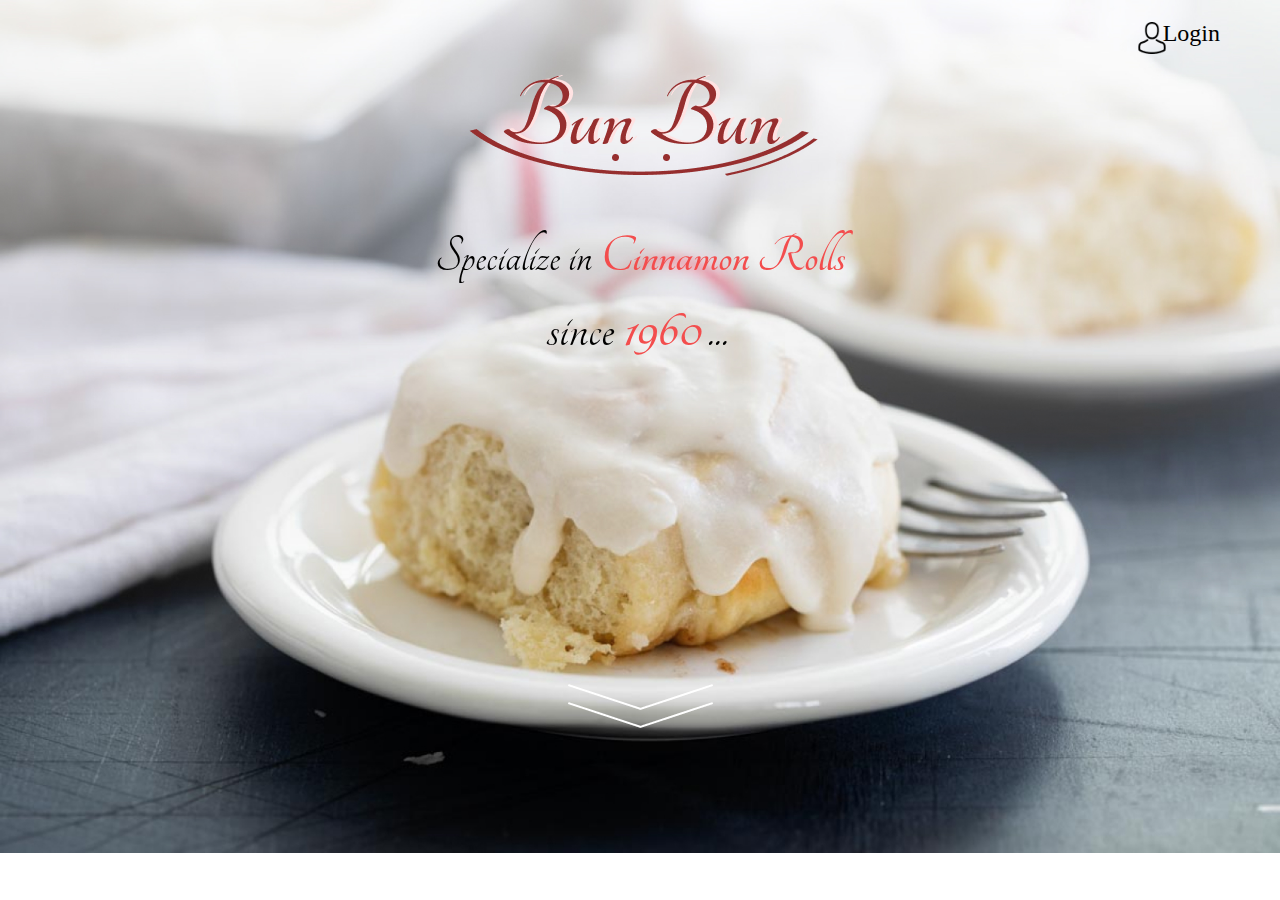
<file: homework_5/website/index.html>
<!DOCTYPE html>
<html>
<head>
    <title>Bun Bun Home</title>
    <!-- styles -->
    <link rel="stylesheet" type="text/css" href="home.css">
    <!-- fonts -->
    <link href="https://fonts.googleapis.com/css?family=Tangerine" rel="stylesheet">
</head>

<body>
    <!-- title -->
    <div style="text-align:center;">
        <img src='Bun Bun.png' />
    </div>
    <!-- description -->
    <div class="T_54">
        <div class='T_54b'>Specialize in</div>
        <div class='T_54r'>Cinnamon Rolls</div>
    </div>
    <div class="T_64">
        <div class='T_64b'>since</div>
        <div class='T_64r'>1960</div>
        <div class='T_64b'>...</div>
    </div>
    <!-- home arrow -->
    <div class="homeArrow">
        <!-- link to product page -->
        <a href="product.html">
            <img src='arrow1.png' style="max-width: 150px;" />
        </a>
    </div>
    <!-- user login -->
    <div class="userLogin">
        <img src='user.png' class="user" />
        <div class='login'>Login</div>
    </div>
</body>

</html>
</file>
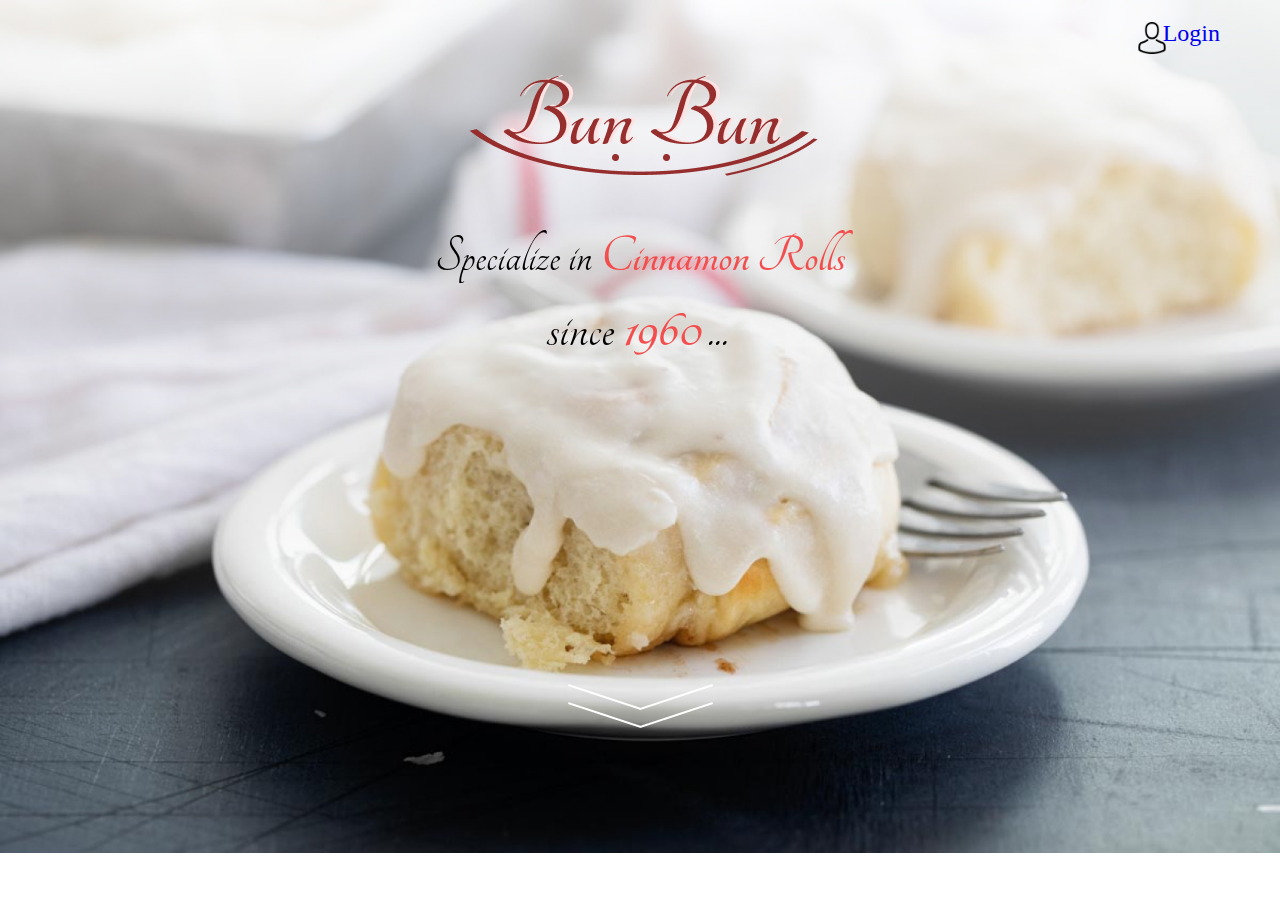
<file: homework_6a/website/index.html>
<!DOCTYPE html>
<html>
<head>
    <title>Bun Bun Home</title>
    <!-- styles -->
    <link rel="stylesheet" type="text/css" href="home.css">
    <!-- fonts -->
    <link href="https://fonts.googleapis.com/css?family=Tangerine" rel="stylesheet">
</head>

<body>
    <!-- title -->
    <div style="text-align:center;">
        <img src='Bun Bun.png' />
    </div>
    <!-- description -->
    <div class="T_54">
        <div class='T_54b'>Specialize in</div>
        <div class='T_54r'>Cinnamon Rolls</div>
    </div>
    <div class="T_64">
        <div class='T_64b'>since</div>
        <div class='T_64r'>1960</div>
        <div class='T_64b'>...</div>
    </div>
    <!-- home arrow -->
    <div class="homeArrow">
        <!-- link to product page -->
        <a href="product.html">
            <img src='arrow1.png' style="max-width: 150px;" />
        </a>
    </div>
    <!-- user login -->
    <div class="userLogin">
        <a href="order track.html">
            <img src='user.png' class="user" />
            <div class='login'>Login</div>
        </a>
    </div>
</body>

</html>
</file>
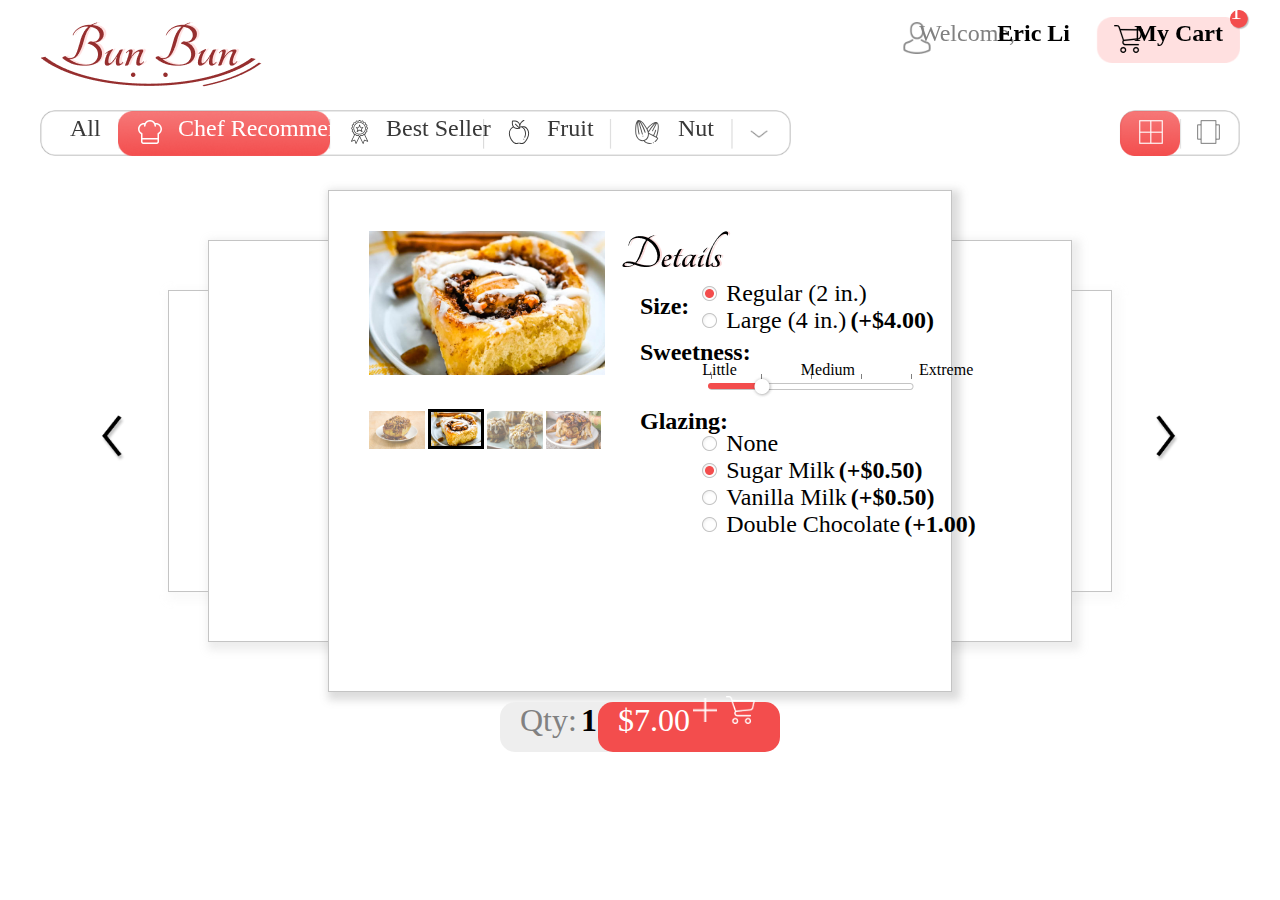
<file: homework_5/website/product detail.html>
<!DOCTYPE html>
<html>
<head>
    <title>Bun Bun Product Detail</title>
    <!-- styles -->
    <link rel="stylesheet" type="text/css" href="product detail.css">
    <!-- fonts -->
    <link href="https://fonts.googleapis.com/css?family=Tangerine" rel="stylesheet">
</head>

<body>
    <!-- home logo -->
    <div class="logo">
        <img src="Bun Bun_small.png" />
    </div>
    <!-- user account -->
    <div class="userLogin">
        <img src="user_grey.png" />
        <div id="welcome">Welcome,</div>
        <div id="name">Eric Li</div>
    </div>
    <!-- my cart -->
    <div class="myCart">
        <img src="Rectangle1.png" id="rec1"/>
        <img src="Cart.svg" id="cart" />
        <div id="text1">My Cart</div>
    </div>
    <div class="numItem">
        <img src="Circle1.png"/>
        <div id="numItem">1</div>
    </div>
    <!-- navigation bar -->
    <div class="navBar">
        <img src="navBar.png" id="rec2" />
        <img src="currBar.png" id="rec3" />
        <div class="all">All</div>
        <div class="chef">
            <img src="chef.svg" />
            <div id="text2">Chef Recommend</div>
        </div>
        <div class="best">
            <img src="best.svg" />
            <div id="text3">Best Seller</div>
        </div>
        <div class="fruit">
            <img src="fruit.svg" />
            <div id="text4">Fruit</div>
        </div>
        <div class="nut">
            <img src="nut.svg" />
            <div id="text5">Nut</div>
        </div>
        <div class="more">
            <img src="arrow2.png" />
        </div>
    </div>
    <!-- view mode -->
    <div class="viewMode">
        <img src="viewMode.png" id="rec4" />
        <img src="currMode.png" id="rec5" />
        <img src="gallery.svg" id="gallery" />
        <img src="album.svg" id="album" />
    </div>
    <!-- bottom page -->
    <div class="bottom"></div>
    <!-- middle page -->
    <div class="middle"></div>
    <!-- top page -->
    <div class="top1">
        <!-- item picture -->
        <img src="walnut.jpg" id="walnut1">
        <div class="photo">
            <img src="walnut1.jpg" id="photo1">
            <img src="walnut2.jpg" id="photo2">
            <img src="walnut3.jpg" id="photo3">
            <img src="walnut4.jpg" id="photo4">
        </div>
    </div>
    <div class="top2">
        <!-- item details -->
        <img src="details.png" id="details">
        <!-- size -->
        <div id="size">Size:</div>
        <div class="regular">
            <img src="selected.png">
            <div id="regular">Regular (2 in.)</div>
        </div>
        <div class="large">
            <img src="unselected.png">
            <div id="large">Large (4 in.)</div>
            <div id="largeMon">(+$4.00)</div>
        </div>
        <!-- sweetness -->
        <div id="sweetness">Sweetness:</div>
        <div class="scaleLabel">
            <div id="little">Little</div>
            <div id="medium">Medium</div>
            <div id="extreme">Extreme</div>
        </div>
        <img src="scale.png" class="scale">
        <div class="scaleBar"></div>
        <img src="scaleButton.png" class="scaleButton">
        <!-- glazing -->
        <div id="glazing">Glazing:</div>
        <div class="none">
            <img src="unselected.png">
            <div id="none">None</div>
        </div>
        <div class="sugar">
            <img src="selected.png">
            <div id="sugar">Sugar Milk</div>
            <div id="sugarMon">(+$0.50)</div>
        </div>
        <div class="vanilla">
            <img src="unselected.png">
            <div id="vanilla">Vanilla Milk</div>
            <div id="vanillaMon">(+$0.50)</div>
        </div>
        <div class="choco">
            <img src="unselected.png">
            <div id="choco">Double Chocolate</div>
            <div id="chocoMon">(+1.00)</div>
        </div>
    </div>
    <!-- select quantity and add to cart -->
    <div class="quantity">
        <div id="qty">Qty:</div>
        <div id="num">1</div>
        <img src="arrow3.png" id="showQty">
    </div>
    <div class="addCart">
        <div id="cost">$7.00</div>
        <img src="add.png" id="add">
        <img src="cart.png" id="cart">
    </div>
    <!-- turn page -->
    <div class="leftArrow"><img src="leftArrow.png"></div>
    <div class="rightArrow"><img src="rightArrow.png"></div>


</body>

</html>
</file>
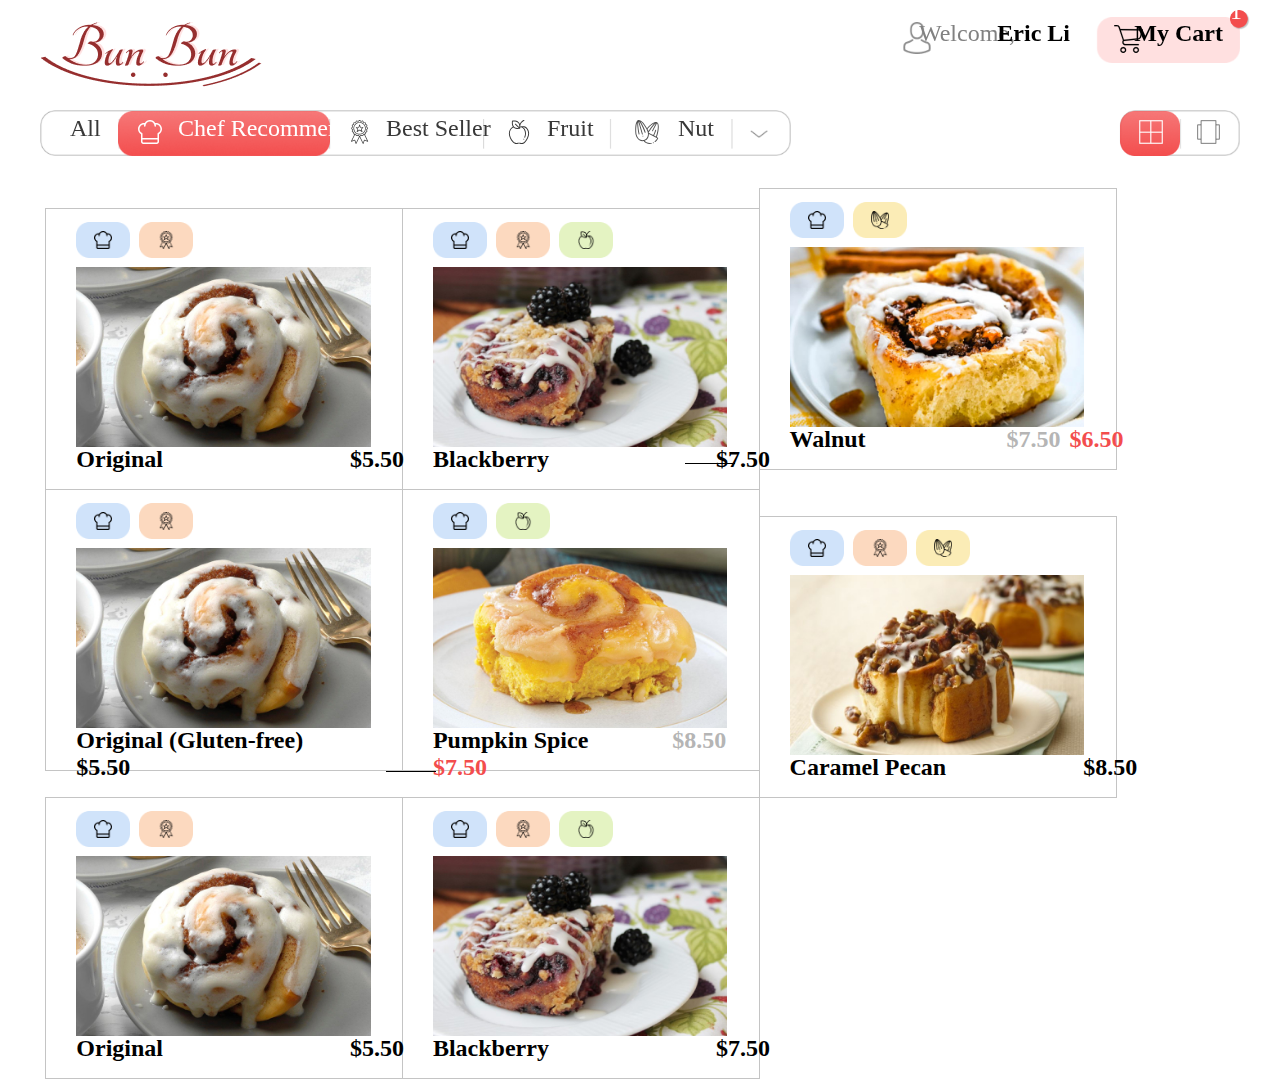
<file: homework_5/website/product.html>
<!DOCTYPE html>
<html>
<head>
    <title>Bun Bun Product</title>
    <!-- styles -->
    <link rel="stylesheet" type="text/css" href="product.css">
    <!-- fonts -->
    <link href="https://fonts.googleapis.com/css?family=Tangerine" rel="stylesheet">
</head>

<body>
    <!-- items -->
    <div class="item">
        <div class="original">
            <img src="chef_tag.png" id="chef1">
            <img src="best_tag.png" id="best1">
            <img src="original.jpg" id="img1">
            <div id="name1">Original</div>
            <div id="price1">$5.50</div>
        </div>
        <div class="blackberry">
            <img src="chef_tag.png" id="chef2">
            <img src="best_tag.png" id="best2">
            <img src="fruit_tag.png" id="fruit1">
            <img src="blackberry.jpg" id="img2">
            <div id="name2">Blackberry</div>
            <div id="price2">$7.50</div>
        </div>
        <div class="walnut">
            <img src="chef_tag.png" id="chef3">
            <img src="nut_tag.png" id="nut1">
            <!-- link to product detail page -->
            <a href="product detail.html">
                <img src="walnut.jpg" id="img3">
            </a>
            <div id="name3">Walnut</div>
            <div id="oldPrice1">$7.50</div>
            <div id="price3">$6.50</div>
            <img src="line1.png" id="line1">
        </div>
        <div class="original_gf">
            <img src="chef_tag.png" id="chef4">
            <img src="best_tag.png" id="best3">
            <img src="original.jpg" id="img4">
            <div id="name4">Original (Gluten-free)</div>
            <div id="price4">$5.50</div>
        </div>
        <div class="pumpkin">
            <img src="chef_tag.png" id="chef5">
            <img src="fruit_tag.png" id="fruit2">
            <img src="pumpkin.jpg" id="img5">
            <div id="name5">Pumpkin Spice</div>
            <div id="oldPrice2">$8.50</div>
            <div id="price5">$7.50</div>
            <img src="line1.png" id="line2">
        </div>
        <div class="caramel">
            <img src="chef_tag.png" id="chef6">
            <img src="best_tag.png" id="best3">
            <img src="nut_tag.png" id="nut2">
            <img src="caramel.jpg" id="img6">
            <div id="name6">Caramel Pecan</div>
            <div id="price6">$8.50</div>
        </div>
        <div class="original">
            <img src="chef_tag.png" id="chef1">
            <img src="best_tag.png" id="best1">
            <img src="original.jpg" id="img1">
            <div id="name1">Original</div>
            <div id="price1">$5.50</div>
        </div>
        <div class="blackberry">
            <img src="chef_tag.png" id="chef2">
            <img src="best_tag.png" id="best2">
            <img src="fruit_tag.png" id="fruit1">
            <img src="blackberry.jpg" id="img2">
            <div id="name2">Blackberry</div>
            <div id="price2">$7.50</div>
        </div>
    </div>
    <div class="white"></div>
    <!-- home logo -->
    <div class="logo">
        <img src="Bun Bun_small.png" />
    </div>
    <!-- user account -->
    <div class="userLogin">
        <img src="user_grey.png" />
        <div id="welcome">Welcome,</div>
        <div id="name">Eric Li</div>
    </div>
    <!-- my cart -->
    <div class="myCart">
        <img src="Rectangle1.png" id="rec1"/>
        <img src="Cart.svg" id="cart" />
        <div id="text1">My Cart</div>
    </div>
    <div class="numItem">
        <img src="Circle1.png"/>
        <div id="numItem">1</div>
    </div>
    <!-- navigation bar -->
    <div class="navBar">
        <img src="navBar.png" id="rec2" />
        <img src="currBar.png" id="rec3" />
        <div class="all">All</div>
        <div class="chef">
            <img src="chef.svg" />
            <div id="text2">Chef Recommend</div>
        </div>
        <div class="best">
            <img src="best.svg" />
            <div id="text3">Best Seller</div>
        </div>
        <div class="fruit">
            <img src="fruit.svg" />
            <div id="text4">Fruit</div>
        </div>
        <div class="nut">
            <img src="nut.svg" />
            <div id="text5">Nut</div>
        </div>
        <div class="more">
            <img src="arrow2.png" />
        </div>
    </div>
    <!-- view mode -->
    <div class="viewMode">
        <img src="viewMode.png" id="rec4" />
        <img src="currMode.png" id="rec5" />
        <img src="gallery.svg" id="gallery" />
        <img src="album.svg" id="album" />
    </div>


</body>

</html>
</file>
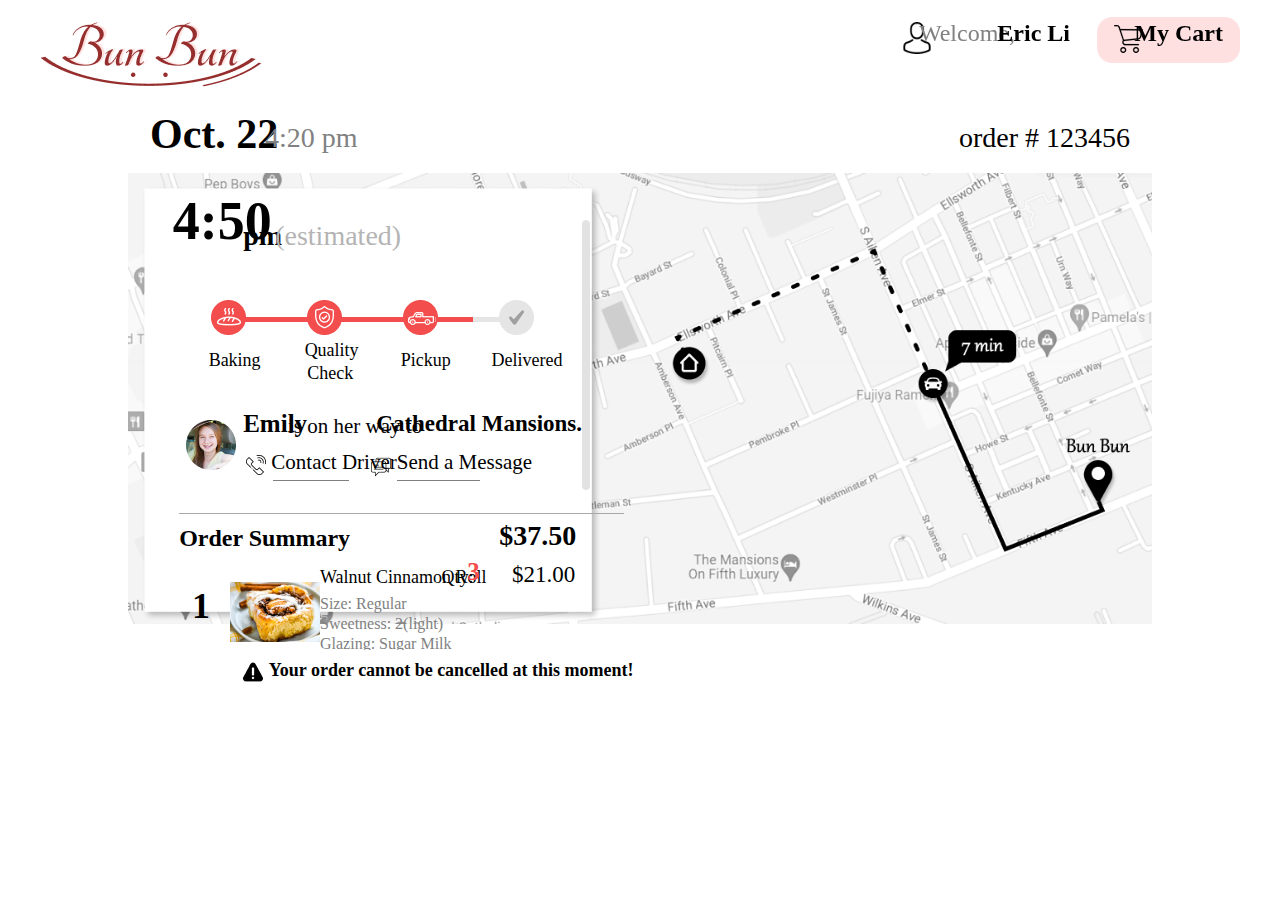
<file: homework_6a/website/order track.html>
<!DOCTYPE html>
<html>
<head>
    <title>Bun Bun Order Track</title>
    <!-- styles -->
    <link rel="stylesheet" type="text/css" href="order track.css">
    <!-- fonts -->
    <link href="https://fonts.googleapis.com/css?family=Tangerine" rel="stylesheet">
</head>

<body>
    <!-- home logo -->
    <div class="logo">
        <img src="Bun Bun_small.png" />
    </div>
    <!-- user account -->
    <div class="userLogin">
        <img src="user_black.png" />
        <div id="welcome">Welcome,</div>
        <div id="name">Eric Li</div>
    </div>
    <!-- my cart -->
    <div class="myCart">
        <img src="Rectangle1.png" id="rec1"/>
        <img src="Cart.svg" id="cart" />
        <div id="text1">My Cart</div>
    </div>
    <!-- order info -->
    <div class="orderInfo">
        <div id="orderDate">Oct. 22</div>
        <div id="orderTime">4:20 pm</div>
        <div id="orderNum">order # 123456</div>
    <!-- order tracking -->
    </div>
    <div class="orderMap">
        <img src="map.png">
    </div>
    <div class="orderBack">
        <img src="orderBack.png">
    </div>
    <div class="orderScroll">
        <img src="Rectangle3.png">
    </div>
    <!-- order state -->
    <div class="orderState">
        <!-- arrival time -->
        <div id="arrivalTime">4:50</div>
        <div id="am_pm">pm</div>
        <div id="estimate_latest">(estimated)</div>
        <!-- progress bar -->
        <img src="baking.png" id="bakingPic">
        <img src="done.png" id="progress1">
        <img src="quality check.png" id="qualityCheckPic">
        <img src="done.png" id="progress2">
        <img src="pickup.png" id="pickupPic">
        <img src="in_progress.png" id="progress3">
        <img src="delivered.png" id="deliveredPic">
        <div id="baking">Baking</div>
        <div id="quality">Quality</div>
        <div id="check">Check</div>
        <div id="pickup">Pickup</div>
        <div id="delivered">Delivered</div>
        <!-- driver info -->
        <img src="driver.png" id="driverPic">
        <div id="driverName">Emily</div>
        <div id="driverState">is on her way to</div>
        <div id="address">Cathedral Mansions.</div>
        <img src="call.png" id="callIcon">
        <div id="call">Contact Driver</div>
        <img src="line3.png" id="line3">
        <img src="text.png" id="textIcon">
        <div id="text">Send a Message</div>
        <img src="line4.png" id="line4">
    </div>
    <div class="divisionLine">
        <img src="division line.png">
    </div>
    <!-- order summary -->
    <div class="orderSummary">
        <div id="orderSummary">Order Summary</div>
        <div id="totalCost">$37.50</div>
        <div id="itemNum">1</div>
        <img src="walnut2.jpg" id="itemPic">
        <div id="itemName">Walnut Cinnamon Roll</div>
        <div id="itemQty">Qty:</div>
        <div id="qty">3</div>
        <div id="itemCost">$21.00</div>
        <div id="itemSize">Size: Regular</div>
        <div id="itemSweet">Sweetness: 2(light)</div>
        <div id="itemGlazing">Glazing: Sugar Milk</div>
        <img src="Rectangle2.png" id="rec">
    </div>
    <!-- order notice -->
    <div class="orderNotice">
        <img src="warningSign.png">
        <div id="notice">Your order cannot be cancelled at this moment!</div>
    </div>
   


</body>

</html>
</file>
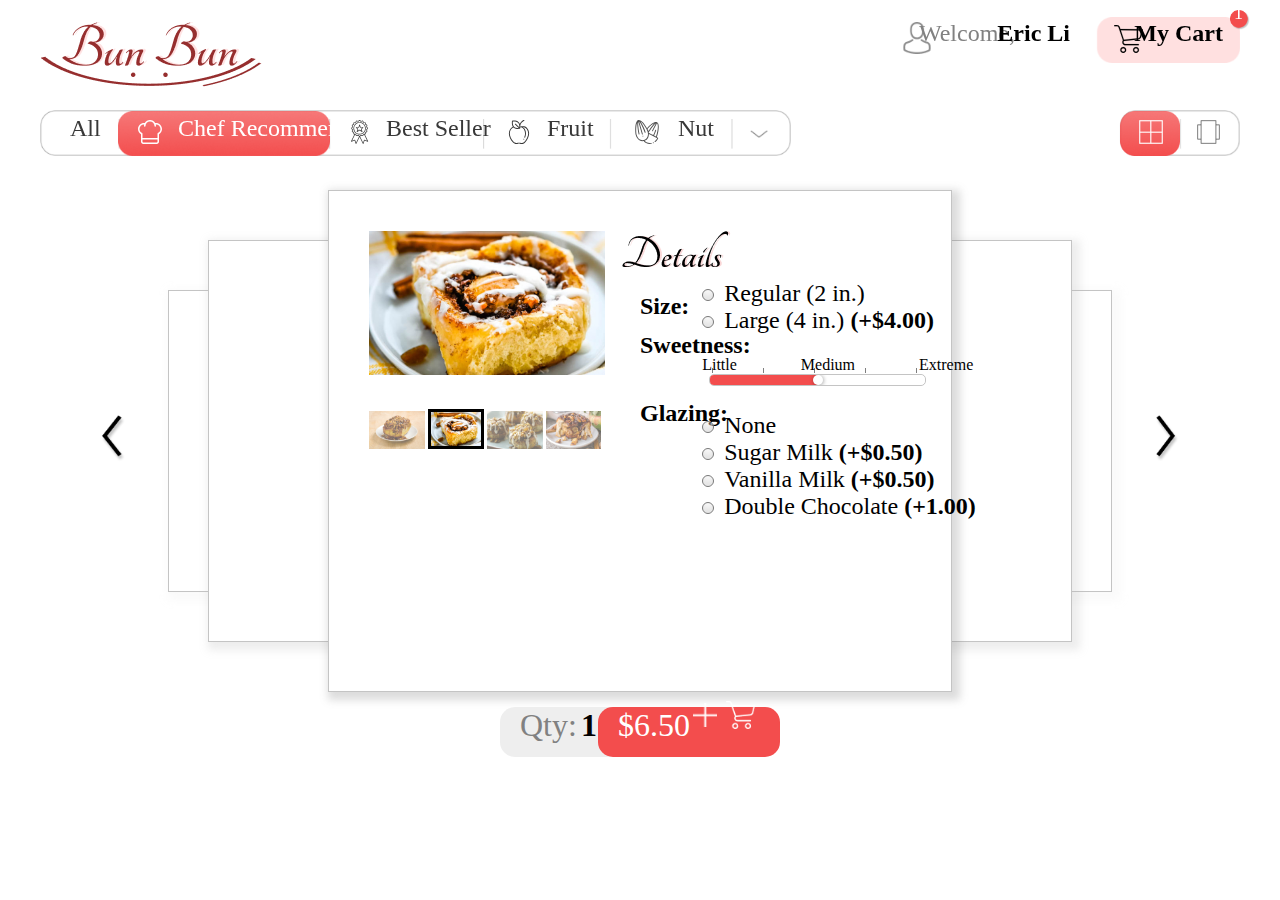
<file: homework_6a/website/product detail.html>
<!DOCTYPE html>
<html>
<head>
    <title>Bun Bun Product Detail</title>
    <!-- styles -->
    <link rel="stylesheet" type="text/css" href="product detail.css">
    <!-- fonts -->
    <link href="https://fonts.googleapis.com/css?family=Tangerine" rel="stylesheet">
    <!-- script -->
    <script type="text/javascript" src="product detail.js"></script>
</head>

<body>
    <!-- home logo -->
    <div class="logo">
        <img src="Bun Bun_small.png" />
    </div>
    <!-- user account -->
    <div class="userLogin">
        <img src="user_grey.png" />
        <div id="welcome">Welcome,</div>
        <div id="name">Eric Li</div>
    </div>
    <!-- my cart -->
    <div class="myCart">
        <img src="Rectangle1.png" id="rec1"/>
        <img src="Cart.svg" id="cart" />
        <div id="text1">My Cart</div>
    </div>
    <div class="numItem">
        <img src="Circle1.png"/>
        <div id="numItem">1</div>
    </div>
    <!-- navigation bar -->
    <div class="navBar">
        <img src="navBar.png" id="rec2" />
        <img src="currBar.png" id="rec3" />
        <div class="all">All</div>
        <div class="chef">
            <img src="chef.svg" />
            <div id="text2">Chef Recommend</div>
        </div>
        <div class="best">
            <img src="best.svg" />
            <div id="text3">Best Seller</div>
        </div>
        <div class="fruit">
            <img src="fruit.svg" />
            <div id="text4">Fruit</div>
        </div>
        <div class="nut">
            <img src="nut.svg" />
            <div id="text5">Nut</div>
        </div>
        <div class="more">
            <img src="arrow2.png" />
        </div>
    </div>
    <!-- view mode -->
    <div class="viewMode">
        <img src="viewMode.png" id="rec4" />
        <img src="currMode.png" id="rec5" />
        <img src="gallery.svg" id="gallery" />
        <img src="album.svg" id="album" />
    </div>
    <!-- bottom page -->
    <div class="bottom"></div>
    <!-- middle page -->
    <div class="middle"></div>
    <!-- top page -->
    <div class="top1">
        <!-- item picture -->
        <img src="walnut.jpg" id="walnut1">
        <div class="photo">
            <img src="walnut1.jpg" id="photo1">
            <img src="walnut2.jpg" id="photo2">
            <img src="walnut3.jpg" id="photo3">
            <img src="walnut4.jpg" id="photo4">
        </div>
    </div>
    <div class="top2">
        <!-- item details -->
        <img src="details.png" id="details">
        <!-- size -->
        <div id="size">Size:</div>
        <div class="size">
            <input type="radio" id="regular" name="size" value="Regular" onclick="updatePrice(1)">
            <label for="regular">Regular (2 in.)</label><br>
            <input type="radio" id="large" name="size" value="Large" onclick="updatePrice(2)">
            <label for="large">Large (4 in.)</label>
            <div id="largeMon">(+$4.00)</div><br>
        </div>
        <!-- sweetness -->
        <div id="sweetness">Sweetness:</div>
        <div class="scaleLabel">
            <div id="little">Little</div>
            <div id="medium">Medium</div>
            <div id="extreme">Extreme</div>
            <div id="labelBar">
                <img src="labelBar.png">
                <img src="labelBar.png">
                <img src="labelBar.png">
                <img src="labelBar.png">
                <img src="labelBar.png">
            </div>
        <div class="scaleBar">
            <input type="range" min="1" max="5" id="sweetScale">
        </div>
        </div>
        <!-- glazing -->
        <div id="glazing">Glazing:</div>
        <div class="glazing">
            <input type="radio" id="none" name="glazing" value="None" onclick="updatePrice(3)">
            <label for="none">None</label><br>
            <input type="radio" id="sugar" name="glazing" value="Sugar" onclick="updatePrice(4)">
            <label for="sugar">Sugar Milk</label>
            <div id="sugarMon">(+$0.50)</div><br>
            <input type="radio" id="vanilla" name="glazing" value="Vanilla" onclick="updatePrice(5)">
            <label for="vanilla">Vanilla Milk</label>
            <div id="vanillaMon">(+$0.50)</div><br>
            <input type="radio" id="choco" name="glazing" value="Choco" onclick="updatePrice(6)">
            <label for="choco">Double Chocolate</label>
            <div id="chocoMon">(+1.00)</div><br>
        </div>
    </div>
    <!-- select quantity and add to cart -->
    <div class="quantity">
        <div id="qty">Qty:</div>
        <div id="num">1</div>
        <img src="arrow3.png" id="showQty">
    </div>
    <div class="addCart" onclick="updateQty()">
        <div id="cost">$6.50</div>
        <img src="add.png" id="add">
        <img src="cart.png" id="cart">
    </div>
    <!-- turn page -->
    <div class="leftArrow"><img src="leftArrow.png"></div>
    <div class="rightArrow"><img src="rightArrow.png"></div>


</body>

</html>
</file>
<file: homework_5/website/home.css>
body{
    background-image: url('Home Page.jpg');
    height: 100%;
    background-repeat: no-repeat;
    background-size: cover;
}

.T_54{
    text-align: center;
    margin-top: 40px;
}

.T_54b {
    font-family: 'Tangerine';
    font-size: 54px;
    margin-right: 5px;
}

.T_54r {
    font-family: 'Tangerine';
    font-weight: bold;
    font-size: 54px;
    color: #F34D4D;
}

.T_54b,.T_54r {
    display: inline;
}

.T_64{
    text-align: center;
    margin-top: 10px;
}

.T_64b {
    font-family: 'Tangerine';
    font-size: 64px;
    margin-right: 5px;
}

.T_64r {
    font-family: 'Tangerine';
    font-weight: bold;
    font-size: 64px;
    color: #F34D4D;
}

.T_64b,.T_64r {
    display: inline;
}

.homeArrow{
    margin-top: 320px;
    text-align: center;
}


.user{
    max-height: 32px;
    position: absolute;
    top: 22px;
    right: 112px;
}

.login{
    font-family: 'Gabriola';
    font-size: 24px;
    position: absolute;
    top: 20px;
    right: 60px;
}
</file>
<file: homework_6a/website/home.css>
body{
    background-image: url('Home Page.jpg');
    height: 100%;
    background-repeat: no-repeat;
    background-size: cover;
}

.T_54{
    text-align: center;
    margin-top: 40px;
}

.T_54b {
    font-family: 'Tangerine';
    font-size: 54px;
    margin-right: 5px;
}

.T_54r {
    font-family: 'Tangerine';
    font-weight: bold;
    font-size: 54px;
    color: #F34D4D;
}

.T_54b,.T_54r {
    display: inline;
}

.T_64{
    text-align: center;
    margin-top: 10px;
}

.T_64b {
    font-family: 'Tangerine';
    font-size: 64px;
    margin-right: 5px;
}

.T_64r {
    font-family: 'Tangerine';
    font-weight: bold;
    font-size: 64px;
    color: #F34D4D;
}

.T_64b,.T_64r {
    display: inline;
}

.homeArrow{
    margin-top: 320px;
    text-align: center;
}


.user{
    max-height: 32px;
    position: absolute;
    top: 22px;
    right: 112px;
}

.login{
    font-family: 'Gabriola';
    font-size: 24px;
    position: absolute;
    top: 20px;
    right: 60px;
}
</file>
<file: homework_5/website/product detail.css>
/* home logo */

.logo img{
	position: fixed;
	top: -20px;
	left: 20px;
}

/* user account */

.userLogin img{
	max-height: 32px;
	position: fixed;
	top: 22px;
	right: 347px;
}

.userLogin #welcome {
	font-family: 'Gabriola';
    font-size: 24px;
    color: #818181;
    position: fixed;
    top: 20px;
    right: 265px;
}

.userLogin #name {
	font-family: 'Gabriola';
    font-size: 24px;
    font-weight: bold;
    position: fixed;
    top: 20px;
    right: 210px;
}

/* my cart */

.myCart #rec1{
	max-height: 46px;
	position: fixed;
	top: 17px;
	right: 40px;
}

.myCart #cart{
	max-height: 28px;
	position: fixed;
	top: 25px;
	right: 137px;
}

.myCart #text1{
	font-family: 'Gabriola';
    font-size: 24px;
    font-weight: bold;
    position: fixed;
    top: 20px;
    right: 57px;
}

.numItem img{
	max-height: 20px;
	position: fixed;
	top: 10px;
	right: 30px;
}

.numItem #numItem{
	font-family: 'Gabriola';
    font-size: 24px;
    color: #FFFFFF;
    position: fixed;
    top: -2px;
	right: 38px;
}

/* navigation bar */

.navBar #rec2{
	max-height: 46px;
	position: fixed;
	top: 110px;
	left: 40px;
}

.navBar #rec3{
	max-height: 46px;
	width: 212px;
	position: fixed;
	top: 111px;
	left: 118px;
}

.all{
	font-family: 'Gabriola';
    font-size: 24px;
    color: #383838;
    position: fixed;
    top: 115px;
    left: 70px;
}

.chef img{
	max-height: 24px;
	position: fixed;
    top: 120px;
    left: 138px;

}

.chef #text2{
	font-family: 'Gabriola';
    font-size: 24px;
    color: #FFFFFF;
    position: fixed;
    top: 115px;
    left: 178px;

}

.best img{
	max-height: 24px;
	position: fixed;
    top: 120px;
    left: 351px;

}

.best #text3{
	font-family: 'Gabriola';
    font-size: 24px;
    color: #383838;
    position: fixed;
    top: 115px;
    left: 386px;

}

.fruit img{
	max-height: 24px;
	position: fixed;
    top: 120px;
    left: 507px;

}

.fruit #text4{
	font-family: 'Gabriola';
    font-size: 24px;
    color: #383838;
    position: fixed;
    top: 115px;
    left: 547px;

}

.nut img{
	max-height: 24px;
	position: fixed;
    top: 120px;
    left: 635px;

}

.nut #text5{
	font-family: 'Gabriola';
    font-size: 24px;
    color: #383838;
    position: fixed;
    top: 115px;
    left: 678px;

}

.more img{
	max-width: 18px;
	position: fixed;
    top: 130px;
    left: 750px;
}

.viewMode #rec4{
	max-height: 46px;
	position: fixed;
	top: 110px;
	right: 40px;
}

/* view mode */

.viewMode #rec5{
	max-height: 45px;
	position: fixed;
	top: 111px;
	right: 100px;

}

.viewMode #gallery{
	max-height: 24px;
	position: fixed;
	top: 120px;
	right: 117px;
}

.viewMode #album{
	max-height: 24px;
	position: fixed;
	top: 120px;
	right: 60px;
}

/* bottom page */

.bottom{
	margin-left: 160px;
	margin-right: 160px;
	margin-top: 290px;
	height: 300px;
	border: 1px solid #C4C4C4;
	box-shadow: 4px 4px 8px 4px rgba(235, 235, 235, 0.25);
}

/* middle page */

.middle{
	margin-left: 200px;
	margin-right: 200px;
	margin-top: -352px;
	height: 400px;
	border: 1px solid #C4C4C4;
	background-color: white;
	box-shadow: 4px 4px 8px 4px rgba(184, 184, 184, 0.25);
}

/* top page */

/* item picture */

.top1{
	margin-left: 320px;
	margin-right: 320px;
	margin-top: -452px;
	height: 500px;
	border: 1px solid #C4C4C4;
	background-color: white;
	box-shadow: 4px 4px 8px 4px rgba(116, 116, 116, 0.25);
}

.top1 #walnut1{
	width: 38%;
	margin-top: 40px;
	margin-left: 40px;
}

.photo{
	margin-left: 40px;
	margin-top: 30px;
}

.photo #photo1, .photo #photo2, .photo #photo3, .photo #photo4{
	width: 9.6%;
	display: inline-block;
	margin-right: -1px;
}

.photo #photo2{
	border: 3.6px solid;
	box-sizing: border-box;
}

/* item details */

.top2{
	margin-left: 320px;
	margin-right: 320px;
	margin-top: -502px;
	height: 500px;
	border: 1px solid #C4C4C4;
	background-color: white;
}

.top2 #details{
	position: relative;
	top: 40px;
	left: 47%;
}

/* size */

.top2 #size{
	font-family: 'Gabriola';
    font-size: 24px;
    position: relative;
    font-weight: bold;
    left: 50%;
    top: 50px;
}

.regular, .large{
	position: relative;
	left: 60%;
	top: 10px
}

.regular img, .large img{
	max-height: 24px;
	margin-right: 5px;
}

.regular #regular, .large #large{
	font-family: 'Gabriola';
    font-size: 24px;
}

.large #largeMon{
	font-family: 'Gabriola';
    font-size: 24px;
    font-weight: bold;
}

.regular img, .regular #regular{
	display: inline;
}

.large img, .large #large, .large #largeMon{
	display: inline;
}

/* sweetness */

.top2 #sweetness{
	font-family: 'Gabriola';
    font-size: 24px;
    position: relative;
    font-weight: bold;
    left: 50%;
    top: 15px;
}

.scaleLabel{
	position: relative;
	left: 60%;
	top: 10px;
}

.scaleLabel #little, .scaleLabel #medium, .scaleLabel #extreme{
	font-family: 'Gabriola';
    font-size: 16px;
    display: inline;
    margin-right: 60px;
}

.scale{
	position: relative;
	left: 61%;
	top: 5px;
}

.scaleBar{
	background-color: #F34D4D;
	height: 6px;
	width: 55px;
	border-radius:3px;
	position: relative;
	left: 61%;
	top: -6px;
}

.scaleButton{
	position: relative;
	left: 61%;
	margin-left: 43px;
	top: -20px;
}

/* glazing */

.top2 #glazing{
	font-family: 'Gabriola';
    font-size: 24px;
    position: relative;
    font-weight: bold;
    left: 50%;
    top: -15px;
}

.none, .sugar, .vanilla, .choco{
	position: relative;
	left: 60%;
	top: -20px
}

.none img, .sugar img, .vanilla img, .choco img{
	max-height: 24px;
	margin-right: 5px;
}

.none #none, .sugar #sugar, .vanilla #vanilla, .choco #choco{
	font-family: 'Gabriola';
    font-size: 24px;
}

.sugar #sugarMon, .vanilla #vanillaMon, .choco #chocoMon{
	font-family: 'Gabriola';
    font-size: 24px;
    font-weight: bold;

}

.none img, .none #none {
	display: inline;
}

.sugar img, .sugar #sugar, .sugar #sugarMon{
	display: inline;
}

.vanilla img, .vanilla #vanilla, .vanilla #vanillaMon{
	display: inline;
}

.choco img, .choco #choco, .choco #chocoMon{
	display: inline;
}

/* select quantity */

.quantity{
	width: 137px;
	height: 50px;
	background-color: #EEEEEE;
	border-radius: 15px;
	margin-right: 10px;
	position: absolute;
	margin-top: 10px;
	left: 500px;
}

.quantity #qty{
	font-family: 'Gabriola';
    font-size: 32px;
    color: #818181;
    position: relative;
    margin-left: 20px;
}

.quantity #num{
	font-family: 'Gabriola';
    font-size: 32px;
    font-weight: bold;

}

.quantity #showQty{
	max-width: 18px;
	position: relative;
	left: 15px;
	bottom: 2px;
}

.quantity #qty, .quantity #num{
	display: inline;
}

/* add to cart */

.addCart{
	width: 182px;
	height: 50px;
	background-color: #F34D4D;
	border-radius: 15px;
	position: absolute;
	margin-top: 10px;
	right: 500px;
}

.addCart #cost{
	font-family: 'Gabriola';
    font-size: 32px;
    color: #FFFFFF;
    position: relative;
    margin-left: 20px;
}

.addCart #add{
	max-height: 24px;
	position: relative;
	left: 95px;
	top: -45px;
}

.addCart #cart{
	max-height: 28px;
	position: relative;
	left: 100px;
	top: -43px;
}

.leftArrow img{
	max-height: 48px;
	position: absolute;
	top: 415px;
	left: 100px;
}

.rightArrow img{
	max-height: 48px;
	position: absolute;
	top: 415px;
	right: 100px;
}
</file>
<file: homework_5/website/product.css>
.white{
	background-color: white;
	position: fixed;
	top: 0px;
	left: 0px;
	width: 100%;
	height: 180px;
}

/* home logo */

.logo img{
	position: fixed;
	top: -20px;
	left: 20px;
}

/* user account */

.userLogin img{
	max-height: 32px;
	position: fixed;
	top: 22px;
	right: 347px;
}

.userLogin #welcome {
	font-family: 'Gabriola';
    font-size: 24px;
    color: #818181;
    position: fixed;
    top: 20px;
    right: 265px;
}

.userLogin #name {
	font-family: 'Gabriola';
    font-size: 24px;
    font-weight: bold;
    position: fixed;
    top: 20px;
    right: 210px;
}

/* my cart */

.myCart #rec1{
	max-height: 46px;
	position: fixed;
	top: 17px;
	right: 40px;
}

.myCart #cart{
	max-height: 28px;
	position: fixed;
	top: 25px;
	right: 137px;
}

.myCart #text1{
	font-family: 'Gabriola';
    font-size: 24px;
    font-weight: bold;
    position: fixed;
    top: 20px;
    right: 57px;
}

.numItem img{
	max-height: 20px;
	position: fixed;
	top: 10px;
	right: 30px;

}

.numItem #numItem{
	font-family: 'Gabriola';
    font-size: 24px;
    color: #FFFFFF;
    position: fixed;
    top: -2px;
	right: 38px;
}

.navBar #rec2{
	max-height: 46px;
	position: fixed;
	top: 110px;
	left: 40px;
}

/* navigation bar */

.navBar #rec3{
	max-height: 46px;
	width: 212px;
	position: fixed;
	top: 111px;
	left: 118px;
}

.all{
	font-family: 'Gabriola';
    font-size: 24px;
    color: #383838;
    position: fixed;
    top: 115px;
    left: 70px;
}

.chef img{
	max-height: 24px;
	position: fixed;
    top: 120px;
    left: 138px;

}

.chef #text2{
	font-family: 'Gabriola';
    font-size: 24px;
    color: #FFFFFF;
    position: fixed;
    top: 115px;
    left: 178px;

}

.best img{
	max-height: 24px;
	position: fixed;
    top: 120px;
    left: 351px;

}

.best #text3{
	font-family: 'Gabriola';
    font-size: 24px;
    color: #383838;
    position: fixed;
    top: 115px;
    left: 386px;

}

.fruit img{
	max-height: 24px;
	position: fixed;
    top: 120px;
    left: 507px;

}

.fruit #text4{
	font-family: 'Gabriola';
    font-size: 24px;
    color: #383838;
    position: fixed;
    top: 115px;
    left: 547px;

}

.nut img{
	max-height: 24px;
	position: fixed;
    top: 120px;
    left: 635px;

}

.nut #text5{
	font-family: 'Gabriola';
    font-size: 24px;
    color: #383838;
    position: fixed;
    top: 115px;
    left: 678px;

}

.more img{
	max-width: 18px;
	position: fixed;
    top: 130px;
    left: 750px;
}

/* view mode */

.viewMode #rec4{
	max-height: 46px;
	position: fixed;
	top: 110px;
	right: 40px;
}

.viewMode #rec5{
	max-height: 45px;
	position: fixed;
	top: 111px;
	right: 100px;

}

.viewMode #gallery{
	max-height: 24px;
	position: fixed;
	top: 120px;
	right: 117px;
}

.viewMode #album{
	max-height: 24px;
	position: fixed;
	top: 120px;
	right: 60px;
}

/* items */

.item{
	margin-left: 40px;
	margin-top: 188px;
}


.original, .blackberry, .walnut, .original_gf, .pumpkin, .caramel {
	width: 356px;
	height: 280px;
	border: 1px solid #C4C4C4;
	display: inline-block;
	margin-left: -2.7px;
	margin-right: -2.7px;
	margin-top: -0.5px;
	margin-bottom: -0.5px;
}

.original #chef1{
	max-height: 36px;
	margin-right: 5px;
}

.original #best1{
	max-height: 36px;
}

.original #chef1, .original #best1{
	display: inline;
	position: relative;
	top: 13px;
	left: 30px;

}

.original #img1{
	height: 180px;
	position: relative;
	top: 18px;
	left: 30px;

}

.original #name1{
	font-family: 'Gabriola';
    font-size: 24px;
    font-weight: bold;
    margin-right: 183px;
}

.original #price1{
	font-family: 'Gabriola';
    font-size: 24px;
    font-weight: bold;

}

.original #name1, .original #price1{
	display: inline;
	position: relative;
	top: 13px;
	left: 30px;
}

.blackberry #chef2, .blackberry #best2{
	max-height: 36px;
	margin-right: 5px;
}

.blackberry #fruit1{
	max-height: 36px;
}

.blackberry #chef2, .blackberry #best2, .blackberry #fruit1{
	display: inline;
	position: relative;
	top: 13px;
	left: 30px;

}

.blackberry #img2{
	height: 180px;
	position: relative;
	top: 18px;
	left: 30px;

}

.blackberry #name2{
	font-family: 'Gabriola';
    font-size: 24px;
    font-weight: bold;
    margin-right: 163px;
}

.blackberry #price2{
	font-family: 'Gabriola';
    font-size: 24px;
    font-weight: bold;

}

.blackberry #name2, .blackberry #price2{
	display: inline;
	position: relative;
	top: 13px;
	left: 30px;
}

.walnut #chef3{
	max-height: 36px;
	margin-right: 5px;
}

.walnut #nut1{
	max-height: 36px;
}

.walnut #chef3, .walnut #nut1{
	display: inline;
	position: relative;
	top: 13px;
	left: 30px;

}

.walnut #img3{
	height: 180px;
	position: relative;
	top: 18px;
	left: 30px;

}

.walnut #name3{
	font-family: 'Gabriola';
    font-size: 24px;
    font-weight: bold;
    margin-right: 137px;
}

.walnut #oldPrice1{
	font-family: 'Gabriola';
    font-size: 24px;
    font-weight: bold;
    color: #B5B5B5;
    margin-right: 5px;
}

.walnut #price3{
	font-family: 'Gabriola';
    font-size: 24px;
    font-weight: bold;
    color: #F34D4D;

}

.walnut #name3, .walnut #oldPrice1, .walnut #price3{
	display: inline;
	position: relative;
	top: 13px;
	left: 30px;
}

.walnut #line1{
	width: 50px;
	position: relative;
	top: 10px;
	left: -75px;
}

.original_gf #chef4{
	max-height: 36px;
	margin-right: 5px;
}

.original_gf #best3{
	max-height: 36px;
}

.original_gf #chef4, .original_gf #best3{
	display: inline;
	position: relative;
	top: 13px;
	left: 30px;

}

.original_gf #img4{
	height: 180px;
	position: relative;
	top: 18px;
	left: 30px;

}

.original_gf #name4{
	font-family: 'Gabriola';
    font-size: 24px;
    font-weight: bold;
    margin-right: 78px;
}

.original_gf #price4{
	font-family: 'Gabriola';
    font-size: 24px;
    font-weight: bold;

}

.original_gf #name4, .original_gf #price4{
	display: inline;
	position: relative;
	top: 13px;
	left: 30px;
}

.pumpkin #chef5{
	max-height: 36px;
	margin-right: 5px;
}

.pumpkin #fruit2{
	max-height: 36px;
}

.pumpkin #chef5, .pumpkin #fruit2{
	display: inline;
	position: relative;
	top: 13px;
	left: 30px;

}

.pumpkin #img5{
	height: 180px;
	position: relative;
	top: 18px;
	left: 30px;

}

.pumpkin #name5{
	font-family: 'Gabriola';
    font-size: 24px;
    font-weight: bold;
    margin-right: 80px;
}

.pumpkin #oldPrice2{
	font-family: 'Gabriola';
    font-size: 24px;
    font-weight: bold;
    color: #B5B5B5;
    margin-right: 5px;
}

.pumpkin #price5{
	font-family: 'Gabriola';
    font-size: 24px;
    font-weight: bold;
    color: #F34D4D;

}

.pumpkin #name5, .pumpkin #oldPrice2, .pumpkin #price5{
	display: inline;
	position: relative;
	top: 13px;
	left: 30px;
}

.pumpkin #line2{
	width: 50px;
	position: relative;
	top: 10px;
	left: -75px;
}

.caramel #chef6, .caramel #best3{
	max-height: 36px;
	margin-right: 5px;
}

.caramel #nut2{
	max-height: 36px;
}

.caramel #chef6, .caramel #best3, .caramel #nut2{
	display: inline;
	position: relative;
	top: 13px;
	left: 30px;

}

.caramel #img6{
	height: 180px;
	position: relative;
	top: 18px;
	left: 30px;

}

.caramel #name6{
	font-family: 'Gabriola';
    font-size: 24px;
    font-weight: bold;
    margin-right: 133px;
}

.caramel #price6{
	font-family: 'Gabriola';
    font-size: 24px;
    font-weight: bold;

}

.caramel #name6, .caramel #price6{
	display: inline;
	position: relative;
	top: 13px;
	left: 30px;
}
</file>
<file: homework_6a/website/order track.css>
/* home logo */

.logo img{
	position: fixed;
	top: -20px;
	left: 20px;
}

/* user account */

.userLogin img{
	max-height: 32px;
	position: fixed;
	top: 22px;
	right: 347px;
}

.userLogin #welcome {
	font-family: 'Gabriola';
    font-size: 24px;
    color: #818181;
    position: fixed;
    top: 20px;
    right: 265px;
}

.userLogin #name {
	font-family: 'Gabriola';
    font-size: 24px;
    font-weight: bold;
    position: fixed;
    top: 20px;
    right: 210px;
}

/* my cart */

.myCart #rec1{
	max-height: 46px;
	position: fixed;
	top: 17px;
	right: 40px;
}

.myCart #cart{
	max-height: 28px;
	position: fixed;
	top: 25px;
	right: 137px;
}

.myCart #text1{
	font-family: 'Gabriola';
    font-size: 24px;
    font-weight: bold;
    position: fixed;
    top: 20px;
    right: 57px;
}

/* order info */

.orderInfo #orderDate{
	font-family: 'Gabriola';
    font-size: 42px;
    font-weight: bold;
    position: absolute;
    top: 110px;
    left: 150px;
}

.orderInfo #orderTime{
	font-family: 'Gabriola';
    font-size: 28px;
    color: #818181;
    position: absolute;
    top: 122px;
    left: 265px;
}

.orderInfo #orderNum{
	font-family: 'Gabriola';
    font-size: 28px;
    position: absolute;
    top: 122px;
    right: 150px;
}

/* order tracking */

.orderMap img{
	position: absolute;
	top: 173px;
	left: 10%;
	width: 80%;
}

.orderBack img{
	position: absolute;
	top: 185px;
	left: 11%;
	width: 36%;
}

.orderScroll img{
	position: absolute;
	top: 220px;
	left: 45.5%;
	height: 30%;
}

/* order state */

/* arrival time */

.orderState #arrivalTime{
	font-family: 'Gabriola';
    font-size: 54px;
    font-weight: bold;
    position: absolute;
    top: 190px;
    left: 13.5%;
}

.orderState #am_pm{
	font-family: 'Gabriola';
    font-size: 28px;
    font-weight: bold;
    position: absolute;
    top: 220px;
    left: 19%;
}

.orderState #estimate_latest{
	font-family: 'Gabriola';
    font-size: 28px;
    color: #B4B4B4;
    position: absolute;
    top: 220px;
    left: 21.5%;
}

/* progress bar */

.orderState #bakingPic{
	position: absolute;
	top: 300px;
	left: 16.5%;
}

.orderState #progress1{
	position: absolute;
	top: 317px;
	left: 19%;
}

.orderState #qualityCheckPic{
	position: absolute;
	top: 300px;
	left: 24%;
}

.orderState #progress2{
	position: absolute;
	top: 317px;
	left: 26.5%;
}

.orderState #pickupPic{
	position: absolute;
	top: 300px;
	left: 31.5%;
}

.orderState #progress3{
	position: absolute;
	top: 317px;
	left: 34%;
}

.orderState #deliveredPic{
	position: absolute;
	top: 300px;
	left: 39%;
}

.orderState #baking{
	font-family: 'Gabriola';
    font-size: 18px;
    position: absolute;
    top: 350px;
    left: 16.3%;
}

.orderState #quality{
	font-family: 'Gabriola';
    font-size: 18px;
    position: absolute;
    top: 340px;
    left: 23.8%;
}

.orderState #check{
	font-family: 'Gabriola';
    font-size: 18px;
    position: absolute;
    top: 363px;
    left: 24%;
}

.orderState #pickup{
	font-family: 'Gabriola';
    font-size: 18px;
    position: absolute;
    top: 350px;
    left: 31.3%;
}

.orderState #delivered{
	font-family: 'Gabriola';
    font-size: 18px;
    position: absolute;
    top: 350px;
    left: 38.4%;
}

/* driver info */

.orderState #driverPic{
	position: absolute;
	top: 420px;
	left: 14.5%;
}

.orderState #driverName{
	font-family: 'Gabriola';
    font-size: 25px;
    font-weight: bold;
    position: absolute;
    top: 410px;
    left: 19%;
}

.orderState #driverState{
	font-family: 'Gabriola';
    font-size: 21px;
    position: absolute;
    top: 413.5px;
    left: 22.5%;
}

.orderState #address{
	font-family: 'Gabriola';
    font-size: 23px;
    font-weight: bold;
    position: absolute;
    top: 411px;
    left: 29.4%;
}

.orderState #callIcon{
	position: absolute;
	top: 455px;
	left: 19.2%;
}

.orderState #call{
	font-family: 'Gabriola';
    font-size: 21px;
    position: absolute;
    top: 450px;
    left: 21.2%;
}

.orderState #line3{
	position: absolute;
	top: 480px;
	left: 21.3%;
	width: 6%;
}

.orderState #textIcon{
	position: absolute;
	top: 457px;
	left: 29%;
}

.orderState #text{
	font-family: 'Gabriola';
    font-size: 21px;
    position: absolute;
    top: 450px;
    left: 31%;
}

.orderState #line4{
	position: absolute;
	top: 480px;
	left: 31%;
	width: 6.5%;
}

.divisionLine{
	position: absolute;
	top: 500px;
	left: 14%;
	width: 31%;
}

/* order summary */

.orderSummary #orderSummary{
	font-family: 'Gabriola';
    font-size: 24px;
    font-weight: bold;
    position: absolute;
    top: 525px;
    left: 14%;
}

.orderSummary #totalCost{
	font-family: 'Gabriola';
    font-size: 28px;
    font-weight: bold;
    position: absolute;
    top: 520px;
    left: 39%;
}

.orderSummary #itemNum{
	font-family: 'Gabriola';
    font-size: 36px;
    font-weight: bold;
    position: absolute;
    top: 585px;
    left: 15%;
}

.orderSummary #itemPic{
	position: absolute;
	top: 582px;
	left: 18%;
}

.orderSummary #itemName{
	font-family: 'Gabriola';
    font-size: 18px;
	position: absolute;
	top: 567px;
	left: 25%;
}

.orderSummary #itemQty{
	font-family: 'Gabriola';
    font-size: 18px;
	position: absolute;
	top: 567px;
	left: 34.5%;
}

.orderSummary #qty{
	font-family: 'Gabriola';
    font-size: 25px;
    font-weight: bold;
    color: #F34D4D;
	position: absolute;
	top: 558px;
	left: 36.5%;
}

.orderSummary #itemCost{
	font-family: 'Gabriola';
    font-size: 23px;
	position: absolute;
	top: 562px;
	left: 40%;
}

.orderSummary #itemSize{
	font-family: 'Gabriola';
    font-size: 16px;
    color: #818181;
	position: absolute;
	top: 595px;
	left: 25%;
}

.orderSummary #itemSweet{
	font-family: 'Gabriola';
    font-size: 16px;
    color: #818181;
	position: absolute;
	top: 615px;
	left: 25%;
}

.orderSummary #itemGlazing{
	font-family: 'Gabriola';
    font-size: 16px;
    color: #818181;
	position: absolute;
	top: 635px;
	left: 25%;
}

.orderSummary #rec{
	position: absolute;
	top: 650px;
	left: 12%;
	width: 32%;
}

/* order notice */

.orderNotice img{
	position: absolute;
	top: 662px;
	left: 19%;
}

.orderNotice #notice{
	font-family: 'Gabriola';
    font-size: 18px;
    font-weight: bold;
	position: absolute;
	top: 660px;
	left: 21%;
}
</file>
<file: homework_6a/website/product detail.css>
/* home logo */

.logo img{
	position: fixed;
	top: -20px;
	left: 20px;
}

/* user account */

.userLogin img{
	max-height: 32px;
	position: fixed;
	top: 22px;
	right: 347px;
}

.userLogin #welcome {
	font-family: 'Gabriola';
    font-size: 24px;
    color: #818181;
    position: fixed;
    top: 20px;
    right: 265px;
}

.userLogin #name {
	font-family: 'Gabriola';
    font-size: 24px;
    font-weight: bold;
    position: fixed;
    top: 20px;
    right: 210px;
}

/* my cart */

.myCart #rec1{
	max-height: 46px;
	position: fixed;
	top: 17px;
	right: 40px;
}

.myCart #cart{
	max-height: 28px;
	position: fixed;
	top: 25px;
	right: 137px;
}

.myCart #text1{
	font-family: 'Gabriola';
    font-size: 24px;
    font-weight: bold;
    position: fixed;
    top: 20px;
    right: 57px;
}

.numItem img{
	max-height: 20px;
	position: fixed;
	top: 10px;
	right: 30px;
}

.numItem #numItem{
	font-family: 'Gabriola';
    font-size: 18px;
    color: #FFFFFF;
    position: fixed;
    top: 3px;
	right: 37px;
}

/* navigation bar */

.navBar #rec2{
	max-height: 46px;
	position: fixed;
	top: 110px;
	left: 40px;
}

.navBar #rec3{
	max-height: 46px;
	width: 212px;
	position: fixed;
	top: 111px;
	left: 118px;
}

.all{
	font-family: 'Gabriola';
    font-size: 24px;
    color: #383838;
    position: fixed;
    top: 115px;
    left: 70px;
}

.chef img{
	max-height: 24px;
	position: fixed;
    top: 120px;
    left: 138px;

}

.chef #text2{
	font-family: 'Gabriola';
    font-size: 24px;
    color: #FFFFFF;
    position: fixed;
    top: 115px;
    left: 178px;

}

.best img{
	max-height: 24px;
	position: fixed;
    top: 120px;
    left: 351px;

}

.best #text3{
	font-family: 'Gabriola';
    font-size: 24px;
    color: #383838;
    position: fixed;
    top: 115px;
    left: 386px;

}

.fruit img{
	max-height: 24px;
	position: fixed;
    top: 120px;
    left: 507px;

}

.fruit #text4{
	font-family: 'Gabriola';
    font-size: 24px;
    color: #383838;
    position: fixed;
    top: 115px;
    left: 547px;

}

.nut img{
	max-height: 24px;
	position: fixed;
    top: 120px;
    left: 635px;

}

.nut #text5{
	font-family: 'Gabriola';
    font-size: 24px;
    color: #383838;
    position: fixed;
    top: 115px;
    left: 678px;

}

.more img{
	max-width: 18px;
	position: fixed;
    top: 130px;
    left: 750px;
}

.viewMode #rec4{
	max-height: 46px;
	position: fixed;
	top: 110px;
	right: 40px;
}

/* view mode */

.viewMode #rec5{
	max-height: 45px;
	position: fixed;
	top: 111px;
	right: 100px;

}

.viewMode #gallery{
	max-height: 24px;
	position: fixed;
	top: 120px;
	right: 117px;
}

.viewMode #album{
	max-height: 24px;
	position: fixed;
	top: 120px;
	right: 60px;
}

/* bottom page */

.bottom{
	margin-left: 160px;
	margin-right: 160px;
	margin-top: 290px;
	height: 300px;
	border: 1px solid #C4C4C4;
	box-shadow: 4px 4px 8px 4px rgba(235, 235, 235, 0.25);
}

/* middle page */

.middle{
	margin-left: 200px;
	margin-right: 200px;
	margin-top: -352px;
	height: 400px;
	border: 1px solid #C4C4C4;
	background-color: white;
	box-shadow: 4px 4px 8px 4px rgba(184, 184, 184, 0.25);
}

/* top page */

/* item picture */

.top1{
	margin-left: 320px;
	margin-right: 320px;
	margin-top: -452px;
	height: 500px;
	border: 1px solid #C4C4C4;
	background-color: white;
	box-shadow: 4px 4px 8px 4px rgba(116, 116, 116, 0.25);
}

.top1 #walnut1{
	width: 38%;
	margin-top: 40px;
	margin-left: 40px;
}

.photo{
	margin-left: 40px;
	margin-top: 30px;
}

.photo #photo1, .photo #photo2, .photo #photo3, .photo #photo4{
	width: 9.6%;
	display: inline-block;
	margin-right: -1px;
}

.photo #photo2{
	border: 3.6px solid;
	box-sizing: border-box;
}

/* item details */

.top2{
	margin-left: 320px;
	margin-right: 320px;
	margin-top: -502px;
	height: 500px;
	border: 1px solid #C4C4C4;
	background-color: white;
}

.top2 #details{
	position: relative;
	top: 40px;
	left: 47%;
}

/* size */

.top2 #size{
	font-family: 'Gabriola';
    font-size: 24px;
    position: relative;
    font-weight: bold;
    left: 50%;
    top: 50px;
}

.size{
	position: relative;
	left: 60%;
	top: 10px;
	font-family: 'Gabriola';
	font-size: 24px;
}

input[type=radio]{
  /* hide original inputs */
  visibility: hidden;
  position: absolute;
}

input[type=radio] + label{
  cursor:pointer;
}
input[type=radio] + label:before{
  height:10px;
  margin-right: 4px;
  content: " ";
  display:inline-block;
  vertical-align: baseline;
  transition: 0.3s;
  border:1px solid #777;
  border-radius:12px;
  box-shadow: inset 0 -5px 6px #e4e4e4;
  transition: 0.3s;
}

/* CUSTOM RADIO AND CHECKBOX STYLES */
/* DEFAULT */
input[type=radio] + label:before{
  border-radius:50%;
  width:10px;
  margin-right: 10px;
}

/* CHECKED */
input[type=radio]:checked + label:before{
  box-shadow: inset 0 -1px 3px #F34D4D, inset 0 0 1px #222, inset 0 0 0 3.5px #F34D4D;
}

@media screen and (-webkit-min-device-pixel-ratio:0) {
    input[type='range'] {
      overflow: hidden;
      -webkit-appearance: none;
      background-color: white;
      border: 1px solid #C4C4C4;
	  height: 10px;
	  border-radius: 5px;
	  width: 20px;
    }
    
    input[type='range']::-webkit-slider-runnable-track {
      -webkit-appearance: none;
      background-color: white;
      height: 10px;
      border-radius: 5px;
    }
    
    input[type='range']::-webkit-slider-thumb {
      width: 10px;
      -webkit-appearance: none;
      height: 10px;
      border-radius: 10px;
      margin-top: 0px;
      cursor: pointer;
      background: #FFFFFF;
      box-shadow: 0.5px 0.5px 4px rgba(0, 0, 0, 0.4),-200px 0 0 195px #F34D4D;
    }
}


.size #regular, .size #large{
    margin-top: 12px;
}

.size #largeMon{
	font-family: 'Gabriola';
    font-size: 24px;
    font-weight: bold;
}

.size #large, .size #largeMon{
	display: inline;
}

/* sweetness */

.top2 #sweetness{
	font-family: 'Gabriola';
    font-size: 24px;
    position: relative;
    font-weight: bold;
    left: 50%;
    top: 8px;
}

.scaleLabel{
	position: relative;
	left: 60%;
	top: 5px;
}

.scaleLabel #little, .scaleLabel #medium, .scaleLabel #extreme{
	font-family: 'Gabriola';
    font-size: 16px;
    display: inline;
    margin-right: 60px;
}

.scaleLabel #labelBar{
	position: relative;
	left: 10px;
	top: -15px;
}

.scaleLabel #labelBar img{
	margin-right: 46px;
}

.scaleBar #sweetScale{
	position: relative;
	left: 5px;
	top: -20px;
	width: 215px;
}

/* glazing */

.top2 #glazing{
	font-family: 'Gabriola';
    font-size: 24px;
    position: relative;
    font-weight: bold;
    left: 50%;
    top: -5px;
}

.glazing{
	position: relative;
	left: 60%;
	top: -20px;
	font-family: 'Gabriola';
    font-size: 24px;
}


.glazing #none{
	margin-bottom: 15px;
}


.glazing #sugarMon, .glazing #vanillaMon, .glazing #chocoMon{
	font-family: 'Gabriola';
    font-size: 24px;
    font-weight: bold;

}

.glazing #sugar, .glazing #sugarMon{
	display: inline;
}

.glazing #vanilla, .glazing #vanillaMon{
	display: inline;
}

.glazing #choco, .glazing #chocoMon{
	display: inline;
}

/* select quantity */

.quantity{
	width: 137px;
	height: 50px;
	background-color: #EEEEEE;
	border-radius: 15px;
	margin-right: 10px;
	position: absolute;
	margin-top: 15px;
	left: 500px;
}

.quantity #qty{
	font-family: 'Gabriola';
    font-size: 32px;
    color: #818181;
    position: relative;
    margin-left: 20px;
}

.quantity #num{
	font-family: 'Gabriola';
    font-size: 32px;
    font-weight: bold;

}

.quantity #showQty{
	max-width: 18px;
	position: relative;
	left: 15px;
	bottom: 2px;
}

.quantity #qty, .quantity #num{
	display: inline;
}

/* add to cart */

.addCart{
	width: 182px;
	height: 50px;
	background-color: #F34D4D;
	border-radius: 15px;
	position: absolute;
	margin-top: 15px;
	right: 500px;
	cursor: pointer;
}

.addCart #cost{
	font-family: 'Gabriola';
    font-size: 32px;
    color: #FFFFFF;
    position: relative;
    margin-left: 20px;
}

.addCart #add{
	max-height: 24px;
	position: relative;
	left: 95px;
	top: -45px;
}

.addCart #cart{
	max-height: 28px;
	position: relative;
	left: 100px;
	top: -43px;
}

.leftArrow img{
	max-height: 48px;
	position: absolute;
	top: 415px;
	left: 100px;
}

.rightArrow img{
	max-height: 48px;
	position: absolute;
	top: 415px;
	right: 100px;
}
</file>
